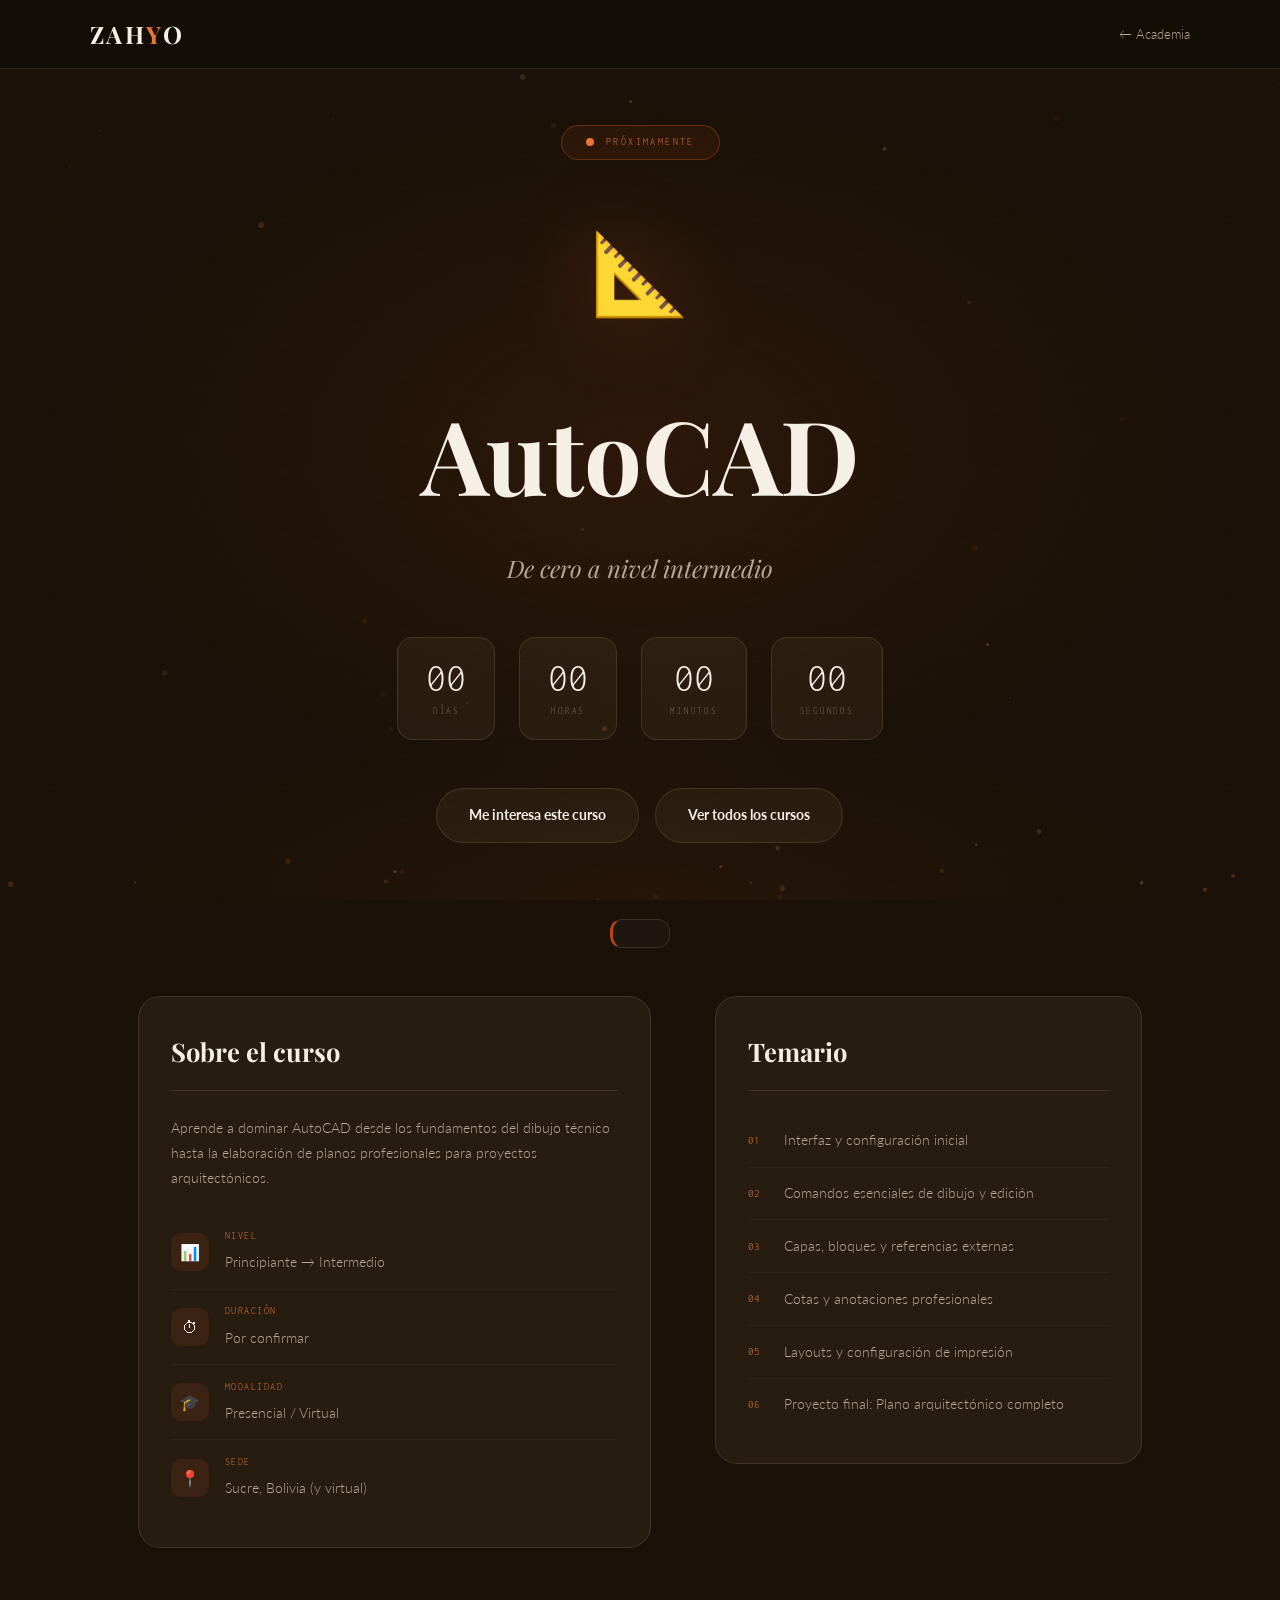
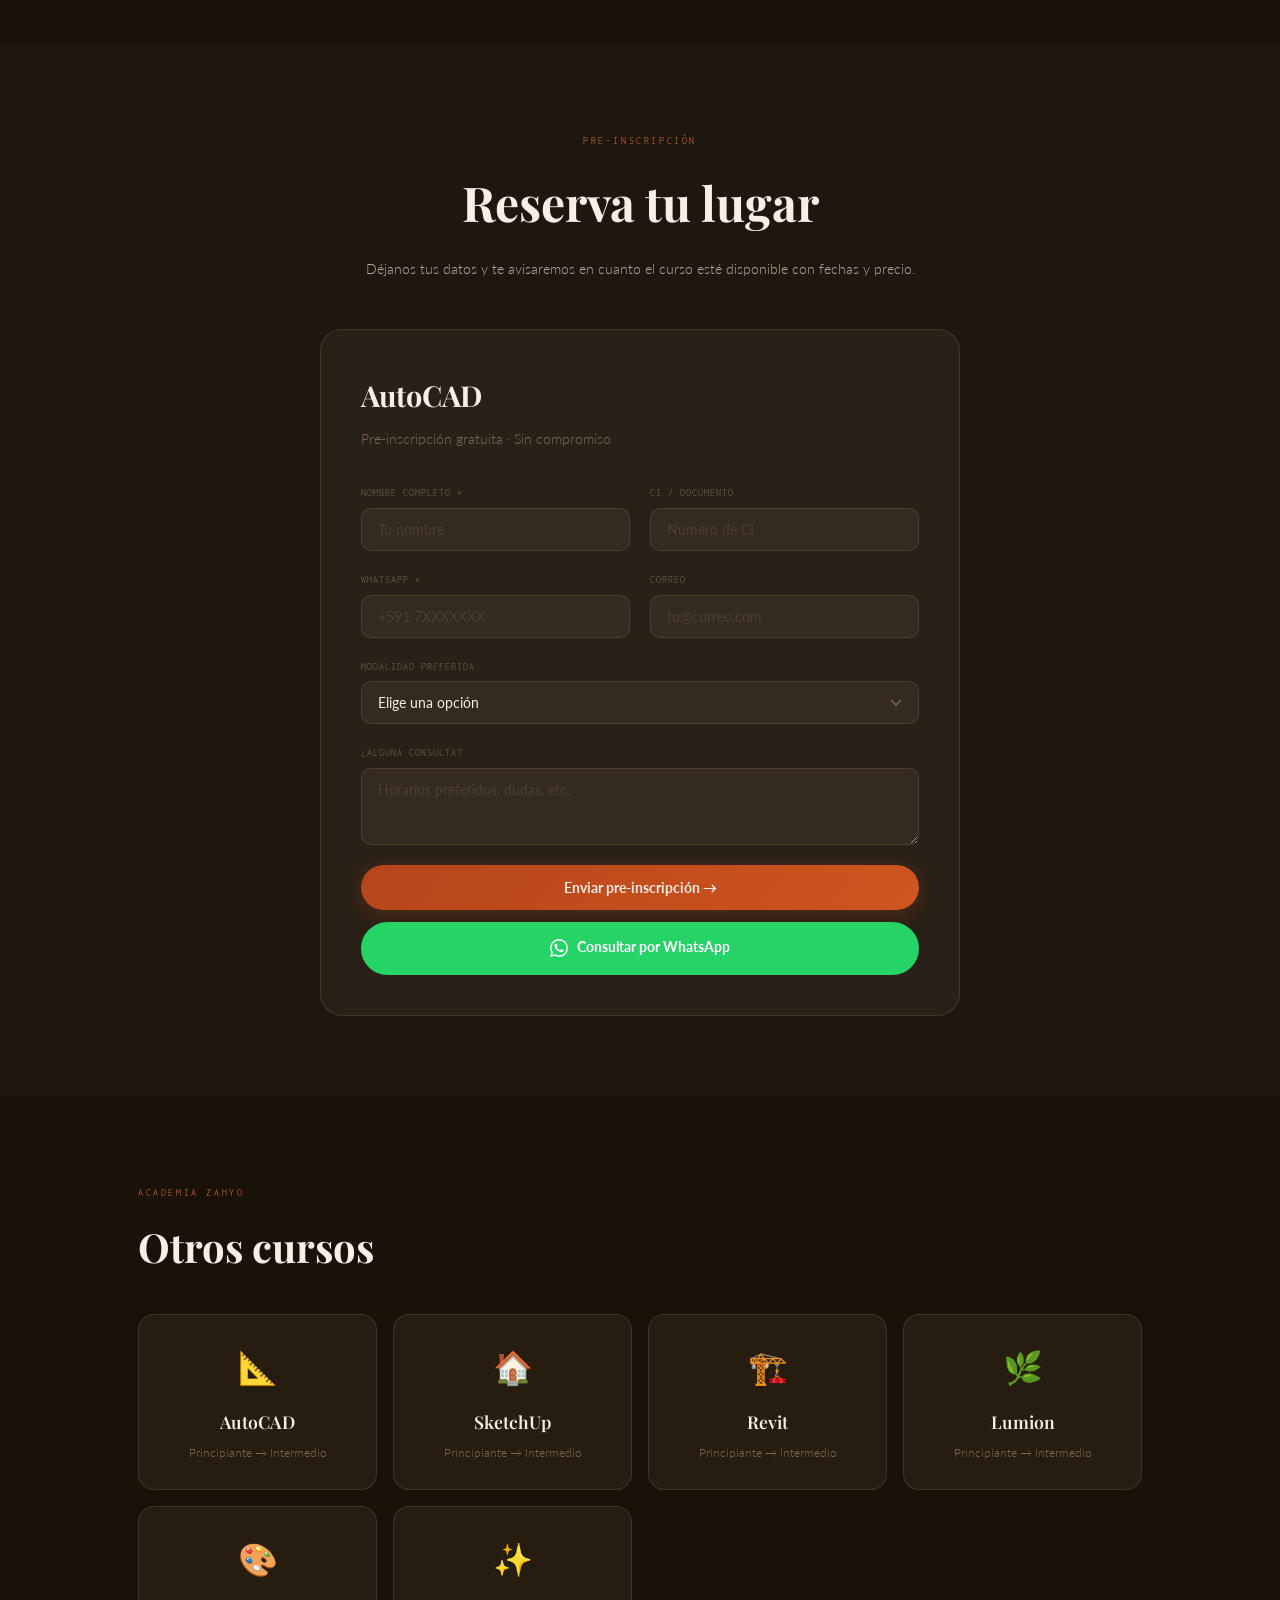
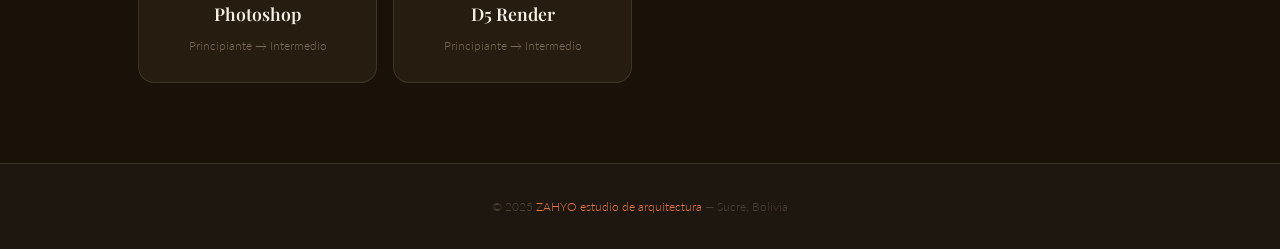
<file: cursos/autocad.html>
﻿<!DOCTYPE html>
<html lang="es">
<head>
    <meta charset="UTF-8">
    <meta name="viewport" content="width=device-width, initial-scale=1.0">
    <title>AutoCAD — ZAHYO Academy</title>
    <link rel="preconnect" href="https://fonts.googleapis.com">
    <link href="https://fonts.googleapis.com/css2?family=Playfair+Display:ital,wght@0,400;0,600;0,700;1,400;1,600&family=Lato:wght@300;400;700&family=Inconsolata:wght@400;600&display=swap" rel="stylesheet">
    <script>
        const CURSO = {
            nombre: "AutoCAD",
            subtitulo: "De cero a nivel intermedio",
            icono: "📐",
            nivel: "Principiante → Intermedio",
            duracion: "Por confirmar",
            modalidad: "Presencial / Virtual",
            descripcion: "Aprende a dominar AutoCAD desde los fundamentos del dibujo técnico hasta la elaboración de planos profesionales para proyectos arquitectónicos.",
            temas: [
                "Interfaz y configuración inicial",
                "Comandos esenciales de dibujo y edición",
                "Capas, bloques y referencias externas",
                "Cotas y anotaciones profesionales",
                "Layouts y configuración de impresión",
                "Proyecto final: Plano arquitectónico completo",
            ],
            wa_msg: "Hola ZAHYO, me interesa el curso de AutoCAD. ¿Cuándo inicia y cuál es el costo?"
        };
    </script>
    <style>
        :root {
            --terracotta: #B5451B;
            --terracotta-bright: #D0551F;
            --terracotta-dim: #7A2E10;
            --ember: #E8763A;
            --sand: #C4A882;
            --sand-light: #D9C4A8;
            --ink: #1A1208;
            --dark: #120E07;
            --dark2: #1E1710;
            --dark3: #2A2118;
            --warm-gray: #4A3F32;
            --warm-mid: #7A6A58;
            --warm-light: #B8A898;
            --warm-white: #F5EFE6;
            --parchment: rgba(196,168,130,0.07);
            --parchment2: rgba(196,168,130,0.13);
            --glass-border: rgba(196,168,130,0.17);
            --font-display: 'Playfair Display', serif;
            --font-body: 'Lato', sans-serif;
            --font-mono: 'Inconsolata', monospace;
            --transition: all 0.35s cubic-bezier(0.4,0,0.2,1);
        }

        *, *::before, *::after {
            box-sizing: border-box;
            margin: 0;
            padding: 0;
        }

        html {
            scroll-behavior: smooth;
        }

        body {
            background: var(--ink);
            color: var(--warm-white);
            font-family: var(--font-body);
            font-weight: 300;
            line-height: 1.75;
            overflow-x: hidden;
        }

        ::-webkit-scrollbar {
            width: 4px;
        }

        ::-webkit-scrollbar-thumb {
            background: var(--terracotta);
            border-radius: 2px;
        }

        ::selection {
            background: var(--terracotta);
            color: #fff;
        }

        p {
            color: var(--warm-light);
        }

        /* Particle Canvas */
        #pc {
            position: fixed;
            inset: 0;
            pointer-events: none;
            z-index: 0;
            opacity: 0.5;
        }

        .container {
            max-width: 1100px;
            margin: 0 auto;
            padding: 0 clamp(1.25rem,4vw,3rem);
            position: relative;
            z-index: 1;
        }

        /* NAV */
        .nav {
            position: fixed;
            top: 0;
            left: 0;
            right: 0;
            z-index: 100;
            padding: 0 clamp(1.25rem,4vw,3rem);
            background: rgba(18,14,7,0.88);
            backdrop-filter: blur(28px);
            border-bottom: 1px solid var(--glass-border);
        }

        .nav-inner {
            max-width: 1100px;
            margin: 0 auto;
            display: flex;
            align-items: center;
            justify-content: space-between;
            height: 68px;
        }

        .nav-logo {
            font-family: var(--font-display);
            font-size: 1.5rem;
            font-weight: 700;
            letter-spacing: 0.1em;
            color: var(--warm-white);
            text-decoration: none;
        }

            .nav-logo span {
                color: var(--ember);
            }

        .nav-back {
            display: inline-flex;
            align-items: center;
            gap: 0.5rem;
            color: var(--warm-light);
            text-decoration: none;
            font-size: 0.82rem;
            transition: var(--transition);
        }

            .nav-back:hover {
                color: var(--warm-white);
            }

        /* HERO */
        .course-hero {
            min-height: 100dvh;
            display: flex;
            flex-direction: column;
            align-items: center;
            justify-content: center;
            padding-top: 68px;
            position: relative;
            overflow: hidden;
            text-align: center;
        }

        .course-hero-bg {
            position: absolute;
            inset: 0;
            background: radial-gradient(ellipse 60% 55% at 50% 50%, rgba(181,69,27,0.12) 0%, transparent 70%), radial-gradient(ellipse 80% 40% at 50% 100%, rgba(181,69,27,0.08) 0%, transparent 50%);
        }

        .course-hero-texture {
            position: absolute;
            inset: 0;
            background-image: repeating-linear-gradient(15deg, transparent, transparent 60px, rgba(196,168,130,0.012) 60px, rgba(196,168,130,0.012) 61px), repeating-linear-gradient(-15deg, transparent, transparent 60px, rgba(196,168,130,0.012) 60px, rgba(196,168,130,0.012) 61px);
        }

        .badge-coming {
            display: inline-flex;
            align-items: center;
            gap: 0.75rem;
            padding: 0.5rem 1.5rem;
            border-radius: 99px;
            border: 1px solid rgba(181,69,27,0.45);
            background: rgba(181,69,27,0.1);
            font-family: var(--font-mono);
            font-size: 0.6rem;
            letter-spacing: 0.25em;
            color: var(--ember);
            margin-bottom: 2.5rem;
            animation: fadeUp 0.7s ease both;
        }

            .badge-coming::before {
                content: '';
                width: 8px;
                height: 8px;
                border-radius: 50%;
                background: var(--ember);
                animation: pulse 2s infinite;
            }

        .course-icon-big {
            font-size: 5rem;
            margin-bottom: 1.5rem;
            animation: fadeUp 0.7s 0.05s ease both;
            display: block;
            filter: drop-shadow(0 0 40px rgba(181,69,27,0.4));
        }

        .course-hero h1 {
            font-family: var(--font-display);
            font-size: clamp(3rem,8vw,7rem);
            animation: fadeUp 0.7s 0.1s ease both;
            margin-bottom: 0.25rem;
            font-weight: 700;
        }

        .course-hero .sub {
            font-family: var(--font-display);
            font-size: clamp(1rem,2.5vw,1.5rem);
            font-style: italic;
            color: var(--warm-light);
            margin-bottom: 3rem;
            animation: fadeUp 0.7s 0.15s ease both;
        }

        .countdown-wrapper {
            display: flex;
            gap: 1.5rem;
            justify-content: center;
            margin-bottom: 3rem;
            animation: fadeUp 0.7s 0.2s ease both;
            flex-wrap: wrap;
        }

        .countdown-block {
            text-align: center;
            padding: 1.25rem 1.75rem;
            border-radius: 16px;
            border: 1px solid var(--glass-border);
            background: var(--parchment);
            backdrop-filter: blur(20px);
            min-width: 80px;
        }

            .countdown-block .num {
                font-family: var(--font-mono);
                font-size: 2.5rem;
                color: var(--warm-white);
                line-height: 1;
                display: block;
            }

            .countdown-block .unit {
                font-family: var(--font-mono);
                font-size: 0.55rem;
                letter-spacing: 0.2em;
                text-transform: uppercase;
                color: var(--warm-mid);
                margin-top: 0.35rem;
                display: block;
            }

        .hero-actions {
            display: flex;
            gap: 1rem;
            justify-content: center;
            flex-wrap: wrap;
            animation: fadeUp 0.7s 0.25s ease both;
            position: relative;
            z-index: 2;
        }

        /* BUTTONS */
        .btn {
            display: inline-flex;
            align-items: center;
            gap: 0.6rem;
            padding: 0.9rem 2rem;
            border-radius: 99px;
            font-family: var(--font-body);
            font-size: 0.85rem;
            font-weight: 700;
            cursor: pointer;
            border: none;
            text-decoration: none;
            transition: var(--transition);
        }

        .btn-primary {
            background: linear-gradient(135deg, var(--terracotta), var(--terracotta-bright));
            color: var(--warm-white);
            box-shadow: 0 4px 20px rgba(181,69,27,0.3);
            width: 100%;
            justify-content: center;
        }

            .btn-primary:hover {
                background: linear-gradient(135deg, var(--terracotta-bright), var(--ember));
                transform: translateY(-2px);
                box-shadow: 0 12px 32px rgba(181,69,27,0.45);
            }

        .btn-ghost {
            background: rgba(196,168,130,0.07);
            border: 1px solid var(--glass-border);
            color: var(--warm-white);
        }

            .btn-ghost:hover {
                background: var(--parchment2);
                border-color: var(--sand);
            }

        .btn-wa {
            background: #25D366;
            color: #fff;
            width: 100%;
            justify-content: center;
            margin-top: 0.75rem;
        }

            .btn-wa:hover {
                background: #1fba58;
                transform: translateY(-2px);
            }

        /* CONTENT */
        .course-content {
            padding: 6rem 0;
        }

        .content-grid {
            display: grid;
            grid-template-columns: 1.2fr 1fr;
            gap: 4rem;
            align-items: start;
        }

        .info-card, .temario-card {
            padding: 2rem;
            border-radius: 22px;
            border: 1px solid var(--glass-border);
            background: var(--parchment);
            opacity: 0;
            transform: translateY(30px);
            transition: opacity 0.7s ease, transform 0.7s ease;
        }

            .info-card.visible, .temario-card.visible {
                opacity: 1;
                transform: none;
            }

            .info-card h3, .temario-card h3 {
                font-family: var(--font-display);
                font-size: 1.6rem;
                margin-bottom: 1.5rem;
                padding-bottom: 1rem;
                border-bottom: 1px solid var(--glass-border);
            }

        .info-row {
            display: flex;
            align-items: center;
            gap: 1rem;
            padding: 0.85rem 0;
            border-bottom: 1px solid rgba(196,168,130,0.06);
        }

            .info-row:last-child {
                border: none;
            }

        .info-icon {
            width: 38px;
            height: 38px;
            border-radius: 10px;
            background: rgba(181,69,27,0.15);
            display: grid;
            place-items: center;
            font-size: 1rem;
            flex-shrink: 0;
        }

        .info-label {
            font-family: var(--font-mono);
            font-size: 0.6rem;
            letter-spacing: 0.15em;
            text-transform: uppercase;
            color: var(--ember);
            display: block;
            margin-bottom: 0.15rem;
        }

        .info-value {
            font-size: 0.9rem;
            color: var(--warm-light);
        }

        .temario-list {
            list-style: none;
        }

            .temario-list li {
                display: flex;
                align-items: center;
                gap: 0.75rem;
                padding: 0.85rem 0;
                border-bottom: 1px solid rgba(196,168,130,0.06);
                font-size: 0.88rem;
                color: var(--warm-light);
            }

                .temario-list li:last-child {
                    border: none;
                }

        .temario-num {
            font-family: var(--font-mono);
            font-size: 0.7rem;
            color: var(--ember);
            min-width: 1.5rem;
        }

        /* INSCRIPCIÓN */
        .inscripcion {
            padding: 5rem 0;
            background: var(--dark2);
        }

        .form-card {
            max-width: 640px;
            margin: 0 auto;
            padding: 2.5rem;
            border-radius: 22px;
            border: 1px solid var(--glass-border);
            background: var(--parchment);
        }

            .form-card h3 {
                font-family: var(--font-display);
                font-size: 1.8rem;
                margin-bottom: 0.5rem;
            }

            .form-card .form-sub {
                font-size: 0.85rem;
                color: var(--warm-mid);
                margin-bottom: 2rem;
                max-width: 100%;
            }

        .form-grid {
            display: grid;
            grid-template-columns: 1fr 1fr;
            gap: 1.25rem;
            margin-bottom: 1.25rem;
        }

        .fg {
            display: flex;
            flex-direction: column;
            gap: 0.4rem;
        }

            .fg.full {
                grid-column: span 2;
            }

            .fg label {
                font-family: var(--font-mono);
                font-size: 0.62rem;
                letter-spacing: 0.1em;
                text-transform: uppercase;
                color: var(--warm-mid);
            }

            .fg input, .fg select, .fg textarea {
                background: rgba(196,168,130,0.07);
                border: 1px solid var(--glass-border);
                border-radius: 10px;
                padding: 0.75rem 1rem;
                color: var(--warm-white);
                font-family: var(--font-body);
                font-size: 0.9rem;
                outline: none;
                transition: var(--transition);
                width: 100%;
            }

                .fg input::placeholder, .fg textarea::placeholder {
                    color: var(--warm-gray);
                }

                .fg input:focus, .fg select:focus, .fg textarea:focus {
                    border-color: var(--terracotta);
                    background: rgba(181,69,27,0.06);
                }

            .fg select {
                appearance: none;
                cursor: pointer;
                background-image: url("data:image/svg+xml,%3Csvg xmlns='http://www.w3.org/2000/svg' width='12' height='8' viewBox='0 0 12 8'%3E%3Cpath d='M1 1l5 5 5-5' stroke='%237A6A58' stroke-width='1.5' fill='none'/%3E%3C/svg%3E");
                background-repeat: no-repeat;
                background-position: right 1rem center;
                padding-right: 2.5rem;
            }

                .fg select option {
                    background: var(--dark2);
                }

            .fg textarea {
                resize: vertical;
            }

        /* OTHER COURSES */
        .otros-cursos {
            padding: 5rem 0;
        }

        .otros-grid {
            display: grid;
            grid-template-columns: repeat(auto-fill,minmax(200px,1fr));
            gap: 1rem;
            margin-top: 2rem;
        }

        .otro-card {
            padding: 1.5rem;
            border-radius: 16px;
            border: 1px solid var(--glass-border);
            background: var(--parchment);
            text-align: center;
            text-decoration: none;
            transition: var(--transition);
            color: var(--warm-white);
            display: block;
        }

            .otro-card:hover {
                border-color: rgba(181,69,27,0.45);
                transform: translateY(-4px);
                box-shadow: 0 12px 28px rgba(181,69,27,0.15);
            }

            .otro-card .oc-icon {
                font-size: 2rem;
                margin-bottom: 0.75rem;
                display: block;
            }

            .otro-card h4 {
                font-family: var(--font-display);
                font-size: 1.1rem;
                font-weight: 600;
            }

            .otro-card span {
                font-size: 0.72rem;
                color: var(--warm-mid);
            }

        footer {
            background: var(--dark2);
            border-top: 1px solid var(--glass-border);
            padding: 2rem 0;
            text-align: center;
        }

            footer p {
                font-size: 0.75rem;
                color: var(--warm-gray);
                max-width: 100%;
                margin: 0 auto;
            }

            footer a {
                color: var(--ember);
                text-decoration: none;
            }

        /* TOAST */
        .toast {
            position: fixed;
            bottom: 2rem;
            left: 50%;
            transform: translateX(-50%) translateY(80px);
            background: var(--dark2);
            border: 1px solid var(--glass-border);
            border-left: 3px solid var(--terracotta);
            padding: 0.85rem 1.75rem;
            border-radius: 12px;
            font-size: 0.85rem;
            color: var(--warm-white);
            z-index: 4000;
            transition: transform 0.4s ease;
            backdrop-filter: blur(20px);
            white-space: nowrap;
        }

            .toast.show {
                transform: translateX(-50%) translateY(0);
            }

        @keyframes fadeUp {
            from {
                opacity: 0;
                transform: translateY(20px);
            }

            to {
                opacity: 1;
                transform: translateY(0);
            }
        }

        @keyframes pulse {
            0%,100% {
                opacity: 1;
                transform: scale(1);
            }

            50% {
                opacity: .5;
                transform: scale(.8);
            }
        }

        @media(max-width:768px) {
            .content-grid {
                grid-template-columns: 1fr;
            }

            .form-grid {
                grid-template-columns: 1fr;
            }

            .fg.full {
                grid-column: span 1;
            }

            .countdown-wrapper {
                gap: 0.75rem;
            }

            .countdown-block {
                padding: 1rem 1.25rem;
            }

                .countdown-block .num {
                    font-size: 2rem;
                }
        }
    </style>
</head>
<body>

    <canvas id="pc"></canvas>

    <nav class="nav">
        <div class="nav-inner">
            <!-- FIX #3: link correcto de regreso al index -->
            <a href="../index.html" class="nav-logo">ZAH<span>Y</span>O</a>
            <a href="../index.html#academia" class="nav-back">← Academia</a>
        </div>
    </nav>

    <!-- HERO -->
    <section class="course-hero">
        <div class="course-hero-bg"></div>
        <div class="course-hero-texture"></div>
        <div style="position:relative;z-index:2;padding:0 1.5rem">
            <div class="badge-coming">PRÓXIMAMENTE</div>
            <span class="course-icon-big" id="courseIconEl"></span>
            <h1 id="courseNameEl"></h1>
            <p class="sub" id="courseSubEl"></p>
            <div class="countdown-wrapper">
                <div class="countdown-block"><span class="num" id="cd-dias">--</span><span class="unit">Días</span></div>
                <div class="countdown-block"><span class="num" id="cd-horas">--</span><span class="unit">Horas</span></div>
                <div class="countdown-block"><span class="num" id="cd-min">--</span><span class="unit">Minutos</span></div>
                <div class="countdown-block"><span class="num" id="cd-seg">--</span><span class="unit">Segundos</span></div>
            </div>
            <div class="hero-actions">
                <button class="btn btn-ghost" onclick="document.getElementById('inscripcion').scrollIntoView({behavior:'smooth'})">Me interesa este curso</button>
                <a href="../index.html#academia" class="btn btn-ghost">Ver todos los cursos</a>
            </div>
        </div>
    </section>

    <!-- CONTENIDO -->
    <section class="course-content">
        <div class="container">
            <div class="content-grid">
                <div class="info-card" id="infoCard">
                    <h3>Sobre el curso</h3>
                    <p id="courseDescEl" style="font-size:0.9rem;margin-bottom:1.5rem;max-width:100%;"></p>
                    <div class="info-row"><div class="info-icon">📊</div><div><span class="info-label">Nivel</span><span class="info-value" id="infoNivel"></span></div></div>
                    <div class="info-row"><div class="info-icon">⏱</div><div><span class="info-label">Duración</span><span class="info-value" id="infoDuracion"></span></div></div>
                    <div class="info-row"><div class="info-icon">🎓</div><div><span class="info-label">Modalidad</span><span class="info-value" id="infoModalidad"></span></div></div>
                    <div class="info-row"><div class="info-icon">📍</div><div><span class="info-label">Sede</span><span class="info-value">Sucre, Bolivia (y virtual)</span></div></div>
                </div>
                <div class="temario-card" id="temarioCard">
                    <h3>Temario</h3>
                    <ul class="temario-list" id="temarioEl"></ul>
                </div>
            </div>
        </div>
    </section>

    <!-- INSCRIPCIÓN -->
    <section class="inscripcion" id="inscripcion">
        <div class="container">
            <div style="text-align:center;margin-bottom:3rem">
                <span style="font-family:var(--font-mono);font-size:0.65rem;letter-spacing:0.25em;text-transform:uppercase;color:var(--ember)">Pre-inscripción</span>
                <h2 style="font-family:var(--font-display);font-size:clamp(1.8rem,4vw,3rem);margin-top:0.5rem;">Reserva tu lugar</h2>
                <p style="font-size:0.9rem;margin:0.75rem auto;">Déjanos tus datos y te avisaremos en cuanto el curso esté disponible con fechas y precio.</p>
            </div>
            <div class="form-card">
                <h3 id="formTitleEl"></h3>
                <p class="form-sub">Pre-inscripción gratuita · Sin compromiso</p>
                <!-- FIX #1: formulario sin onsubmit inline, manejado con addEventListener -->
                <form id="inscripcionForm">
                    <div class="form-grid">
                        <div class="fg"><label>Nombre completo *</label><input type="text" id="f-nombre" placeholder="Tu nombre" required></div>
                        <div class="fg"><label>CI / Documento</label><input type="text" id="f-ci" placeholder="Número de CI"></div>
                        <div class="fg"><label>WhatsApp *</label><input type="tel" id="f-tel" placeholder="+591 7XXXXXXX" required></div>
                        <div class="fg"><label>Correo</label><input type="email" id="f-email" placeholder="tu@correo.com"></div>
                        <div class="fg full">
                            <label>Modalidad preferida</label>
                            <select id="f-modalidad">
                                <option value="" disabled selected>Elige una opción</option>
                                <option>Presencial (Sucre)</option>
                                <option>Virtual (Zoom/Meet)</option>
                                <option>Ambas opciones me funcionan</option>
                            </select>
                        </div>
                        <div class="fg full"><label>¿Alguna consulta?</label><textarea id="f-msg" placeholder="Horarios preferidos, dudas, etc." rows="3"></textarea></div>
                    </div>
                    <button type="submit" class="btn btn-primary" id="btn-inscripcion">Enviar pre-inscripción →</button>
                </form>
                <a id="waBtn" href="#" target="_blank" class="btn btn-wa">
                    <svg width="18" height="18" viewBox="0 0 24 24" fill="currentColor"><path d="M17.472 14.382c-.297-.149-1.758-.867-2.03-.967-.273-.099-.471-.148-.67.15-.197.297-.767.966-.94 1.164-.173.199-.347.223-.644.075-.297-.15-1.255-.463-2.39-1.475-.883-.788-1.48-1.761-1.653-2.059-.173-.297-.018-.458.13-.606.134-.133.298-.347.446-.52.149-.174.198-.298.298-.497.099-.198.05-.371-.025-.52-.075-.149-.669-1.612-.916-2.207-.242-.579-.487-.5-.669-.51-.173-.008-.371-.01-.57-.01-.198 0-.52.074-.792.372-.272.297-1.04 1.016-1.04 2.479 0 1.462 1.065 2.875 1.213 3.074.149.198 2.096 3.2 5.077 4.487.709.306 1.262.489 1.694.625.712.227 1.36.195 1.871.118.571-.085 1.758-.719 2.006-1.413.248-.694.248-1.289.173-1.413-.074-.124-.272-.198-.57-.347m-5.421 7.403h-.004a9.87 9.87 0 01-5.031-1.378l-.361-.214-3.741.982.998-3.648-.235-.374a9.86 9.86 0 01-1.51-5.26c.001-5.45 4.436-9.884 9.888-9.884 2.64 0 5.122 1.03 6.988 2.898a9.825 9.825 0 012.893 6.994c-.003 5.45-4.437 9.884-9.885 9.884m8.413-18.297A11.815 11.815 0 0012.05 0C5.495 0 .16 5.335.157 11.892c0 2.096.547 4.142 1.588 5.945L.057 24l6.305-1.654a11.882 11.882 0 005.683 1.448h.005c6.554 0 11.89-5.335 11.893-11.893a11.821 11.821 0 00-3.48-8.413Z" /></svg>
                    Consultar por WhatsApp
                </a>
            </div>
        </div>
    </section>

    <!-- OTROS CURSOS -->
    <section class="otros-cursos">
        <div class="container">
            <span style="font-family:var(--font-mono);font-size:0.65rem;letter-spacing:0.25em;text-transform:uppercase;color:var(--ember)">Academia ZAHYO</span>
            <h2 style="font-family:var(--font-display);font-size:2.5rem;margin-top:0.5rem;margin-bottom:0.25rem">Otros cursos</h2>
            <div class="otros-grid">
                <a href="autocad.html" class="otro-card"><span class="oc-icon">📐</span><h4>AutoCAD</h4><span>Principiante → Intermedio</span></a>
                <a href="sketchup.html" class="otro-card"><span class="oc-icon">🏠</span><h4>SketchUp</h4><span>Principiante → Intermedio</span></a>
                <a href="revit.html" class="otro-card"><span class="oc-icon">🏗️</span><h4>Revit</h4><span>Principiante → Intermedio</span></a>
                <a href="lumion.html" class="otro-card"><span class="oc-icon">🌿</span><h4>Lumion</h4><span>Principiante → Intermedio</span></a>
                <a href="photoshop.html" class="otro-card"><span class="oc-icon">🎨</span><h4>Photoshop</h4><span>Principiante → Intermedio</span></a>
                <a href="d5render.html" class="otro-card"><span class="oc-icon">✨</span><h4>D5 Render</h4><span>Principiante → Intermedio</span></a>
            </div>
        </div>
    </section>

    <footer>
        <div class="container">
            <p>© 2025 <a href="../index.html">ZAHYO estudio de arquitectura</a> — Sucre, Bolivia</p>
        </div>
    </footer>

    <div class="toast" id="toast"></div>

    <script>
        // ── CONFIG ─────────────────────────────────────────────────
        const SHEETS_URL = 'https://script.google.com/macros/s/AKfycbwhT5PVFEFccnelzC8yFBGBO0EM6QTIU5EU6gcZAI2RVTyupa1X341AXInYhpd0vqZo/exec';
        const WA_NUMBER = '59173443086';

        // ── WARM PARTICLES ─────────────────────────────────────────
        (function () {
            const canvas = document.getElementById('pc');
            const ctx = canvas.getContext('2d');
            let W, H, particles = [];
            function resize() { W = canvas.width = window.innerWidth; H = canvas.height = window.innerHeight; }
            resize();
            window.addEventListener('resize', resize);
            const COLORS = ['rgba(181,69,27,', 'rgba(232,118,58,', 'rgba(196,168,130,', 'rgba(232,160,80,'];
            function mk() {
                return {
                    x: Math.random() * W, y: H + 10, vx: (Math.random() - .5) * .6, vy: -(Math.random() * .8 + .3),
                    life: 0, maxLife: Math.random() * 280 + 120, r: Math.random() * 2.5 + .5,
                    color: COLORS[Math.floor(Math.random() * COLORS.length)],
                    wobble: Math.random() * Math.PI * 2, wobbleSpeed: (Math.random() - .5) * .04
                };
            }
            for (let i = 0; i < 70; i++) { const p = mk(); p.y = Math.random() * H; p.life = Math.random() * p.maxLife; particles.push(p); }
            function draw() {
                ctx.clearRect(0, 0, W, H);
                particles.forEach((p, i) => {
                    p.life++; p.wobble += p.wobbleSpeed; p.x += p.vx + Math.sin(p.wobble) * .3; p.y += p.vy;
                    const prog = p.life / p.maxLife;
                    const alpha = prog < .2 ? prog / .2 * .65 : (1 - prog) * .65;
                    ctx.beginPath(); ctx.arc(p.x, p.y, p.r, 0, Math.PI * 2);
                    ctx.fillStyle = p.color + alpha + ')'; ctx.fill();
                    if (p.life >= p.maxLife || p.y < -10) particles[i] = mk();
                });
                requestAnimationFrame(draw);
            }
            draw();
        })();

        // ── Poblar página ──────────────────────────────────────────
        document.getElementById('courseIconEl').textContent = CURSO.icono;
        document.getElementById('courseNameEl').textContent = CURSO.nombre;
        document.getElementById('courseSubEl').textContent = CURSO.subtitulo;
        document.getElementById('courseDescEl').textContent = CURSO.descripcion;
        document.getElementById('formTitleEl').textContent = CURSO.nombre;
        document.getElementById('infoNivel').textContent = CURSO.nivel;
        document.getElementById('infoDuracion').textContent = CURSO.duracion;
        document.getElementById('infoModalidad').textContent = CURSO.modalidad;

        const temario = document.getElementById('temarioEl');
        CURSO.temas.forEach((t, i) => {
            const li = document.createElement('li');
            li.innerHTML = `<span class="temario-num">0${i + 1}</span>${t}`;
            temario.appendChild(li);
        });

        document.getElementById('waBtn').href =
            `https://wa.me/${WA_NUMBER}?text=${encodeURIComponent(CURSO.wa_msg)}`;

        // ── Countdown ─────────────────────────────────────────────
        const TARGET = new Date('2025-09-01T00:00:00');
        function tick() {
            const diff = TARGET - new Date();
            if (diff <= 0) { ['cd-dias', 'cd-horas', 'cd-min', 'cd-seg'].forEach(id => document.getElementById(id).textContent = '00'); return; }
            const d = Math.floor(diff / 86400000);
            const h = Math.floor((diff % 86400000) / 3600000);
            const m = Math.floor((diff % 3600000) / 60000);
            const s = Math.floor((diff % 60000) / 1000);
            document.getElementById('cd-dias').textContent = String(d).padStart(2, '0');
            document.getElementById('cd-horas').textContent = String(h).padStart(2, '0');
            document.getElementById('cd-min').textContent = String(m).padStart(2, '0');
            document.getElementById('cd-seg').textContent = String(s).padStart(2, '0');
        }
        tick(); setInterval(tick, 1000);

        // ── FIX #1: Formulario de inscripción con envío real ───────
        document.getElementById('inscripcionForm').addEventListener('submit', async function (e) {
            e.preventDefault();
            const btn = document.getElementById('btn-inscripcion');
            btn.textContent = 'Enviando...'; btn.disabled = true;

            const payload = {
                tipo: 'inscripcion',
                nombre: document.getElementById('f-nombre').value,
                ci: document.getElementById('f-ci').value,
                telefono: document.getElementById('f-tel').value,
                email: document.getElementById('f-email').value,
                curso: CURSO.nombre,
                modalidad: document.getElementById('f-modalidad').value,
                mensaje: document.getElementById('f-msg').value,
            };

            try {
                await fetch(SHEETS_URL, {
                    method: 'POST',
                    mode: 'no-cors',   // requerido por Apps Script desplegado como webapp pública
                    headers: { 'Content-Type': 'application/json' },
                    body: JSON.stringify(payload),
                });
                showToast('✓ Pre-inscripción enviada. ¡Te avisaremos pronto!');
                this.reset();
            } catch (err) {
                // Fallback a WhatsApp
                const msg = encodeURIComponent(
                    `Hola ZAHYO!\nMe interesa el curso de *${CURSO.nombre}*.\nNombre: ${payload.nombre}\nTel: ${payload.telefono}\nModalidad: ${payload.modalidad}`
                );
                window.open(`https://wa.me/${WA_NUMBER}?text=${msg}`, '_blank');
                showToast('✓ Redirigiendo a WhatsApp...');
                this.reset();
            }
            btn.textContent = 'Enviar pre-inscripción →'; btn.disabled = false;
        });

        // ── Reveal on scroll ───────────────────────────────────────
        setTimeout(() => {
            const obs = new IntersectionObserver(entries => {
                entries.forEach(e => { if (e.isIntersecting) e.target.classList.add('visible'); });
            }, { threshold: 0.1 });
            document.querySelectorAll('.info-card,.temario-card').forEach(el => obs.observe(el));
        }, 100);

        function showToast(msg) {
            const t = document.getElementById('toast');
            t.textContent = msg; t.classList.add('show');
            setTimeout(() => t.classList.remove('show'), 4000);
        }
    </script>
</body>
</html>
</file>
